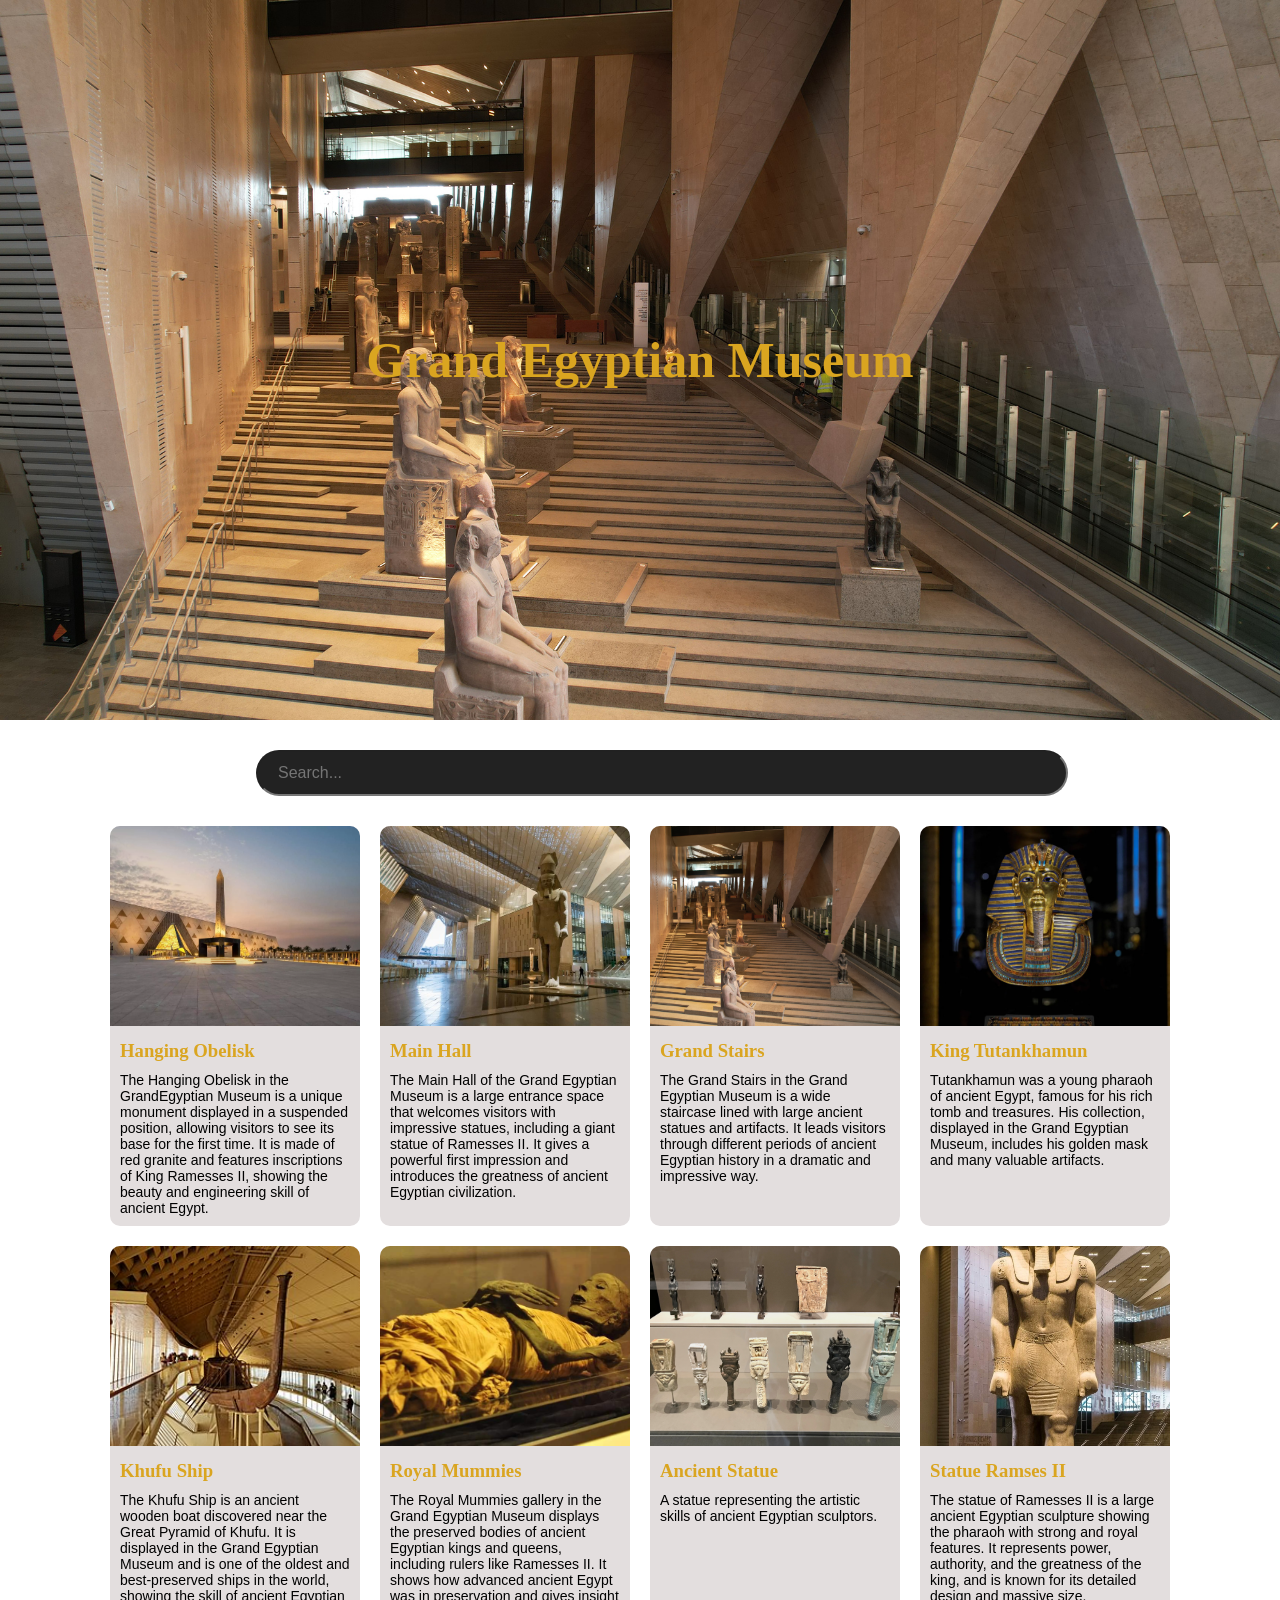
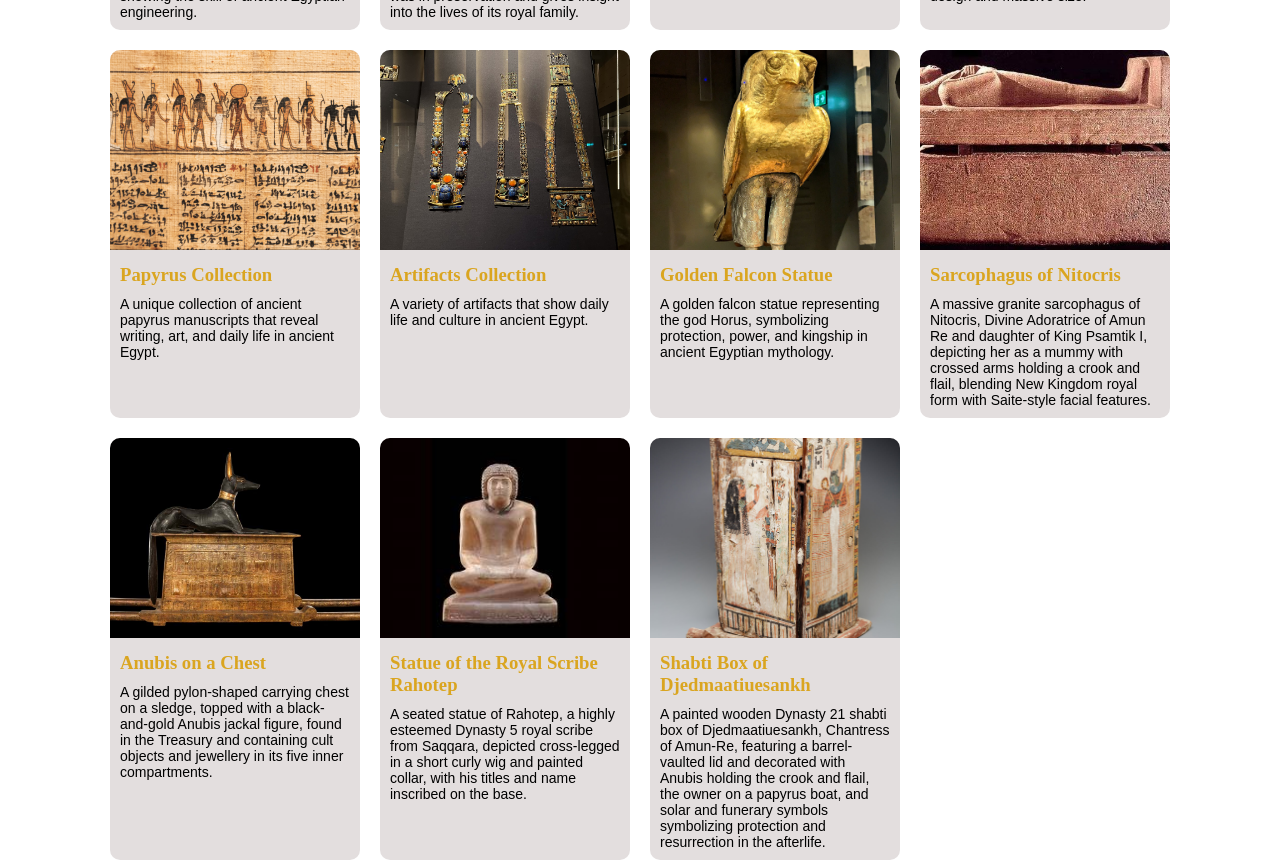
<file: index.html>
<!DOCTYPE html>
<html lang="en">
<head>
<meta charset="UTF-8">
<meta name="viewport" content="width=device-width, initial-scale=1.0">
<link rel="stylesheet" href="project.css">
<title>Grand Egyptian Museum</title>

</head>

<body>
    


<section class="head">
    <h1>Grand Egyptian Museum</h1>
</section>


<div class="search-box">
    <input type="text" id="searchInput" placeholder="Search..." >
</div>


<section class="gallery">

    <article class="gallery-item">
        <img src="obelisk.png" alt="hanring obelisk">
        <h3>Hanging Obelisk</h3>
        <p>The Hanging Obelisk in the GrandEgyptian Museum is a unique monument displayed in a suspended position, 
            allowing visitors to see its base for the first time. It is made of red granite and features inscriptions of King Ramesses II, 
            showing the beauty and engineering skill of ancient Egypt.</p>
    </article>

    <article class="gallery-item">
        <img src="mainhall.png" alt="nain hall">
        <h3>Main Hall</h3>
        <p>The Main Hall of the Grand Egyptian Museum is a large entrance space that welcomes visitors with impressive statues,
             including a giant statue of Ramesses II. It gives a powerful first impression and introduces
              the greatness of ancient Egyptian civilization.</p>
    </article>
     <article class="gallery-item">
            <img src="grandstairs.png" alt="grand stairs">
            <h3>Grand Stairs</h3>
            <p>The Grand Stairs in the Grand Egyptian Museum is a wide staircase lined with large ancient statues and artifacts.
                 It leads visitors through different periods of ancient Egyptian history in a dramatic and impressive way.</p>
        </article>
        <article class="gallery-item">
            <img src="tut.png" alt="King Tutankhamun">
            <h3>King Tutankhamun</h3>
            <p>Tutankhamun was a young pharaoh of ancient Egypt, famous for his rich tomb and treasures.
                His collection, displayed in the Grand Egyptian Museum, includes his golden mask and many valuable artifacts.</p>
        </article>

    <article class="gallery-item">
            <img src="Khufu_ship.png" alt="khufu ship">
            <h3>Khufu Ship</h3>
            <p>The Khufu Ship is an ancient wooden boat discovered near the Great Pyramid of Khufu. 
                It is displayed in the Grand Egyptian Museum and is one of the oldest and best-preserved ships in the world, 
                showing the skill of ancient Egyptian engineering.</p>
        </article>


    <article class="gallery-item">
            <img src="mummies.png" alt="Royal Mummies">
            <h3>Royal Mummies</h3>
            <p>The Royal Mummies gallery in the Grand Egyptian Museum displays the preserved bodies of ancient Egyptian kings and queens,
                 including rulers like Ramesses II. It shows how advanced ancient Egypt was in preservation and gives insight into the lives 
                 of its royal family.</p>
        </article>

        <article class="gallery-item">
            <img src="statue.png" alt="Ancient Statue">
            <h3>Ancient Statue</h3>
            <p>A statue representing the artistic skills of ancient Egyptian sculptors.</p>
        </article>
        <article class="gallery-item">
    <img src="ramses.png" alt="statue ramses">
    
    <h3>Statue Ramses II</h3>
    
    <p>
       The statue of Ramesses II is a large ancient Egyptian sculpture showing the pharaoh with strong and royal features.
        It represents power, authority, and the greatness of the king, and is known for its detailed design and massive size.
    </p>
</article>

        <article class="gallery-item">
            <img src="papyrus.png" alt="papyrus Collection">
            <h3>Papyrus Collection</h3>
            <p>A unique collection of ancient papyrus manuscripts that reveal writing, art, and daily life in ancient Egypt.</p>
        </article>

        <article class="gallery-item">
            <img src="art.png" alt="Artifacts Collection">
            <h3>Artifacts Collection</h3>
            <p>A variety of artifacts that show daily life and culture in ancient Egypt.</p>
        </article>
        
        <article class="gallery-item">
    <img src="golden.png" alt="Golden Falcon Statue" >
    
    <h3>Golden Falcon Statue</h3>
    
    <p>
        A golden falcon statue representing the god Horus, symbolizing protection, power, 
        and kingship in ancient Egyptian mythology.
    </p>
</article>
<article class="gallery-item">
        <img src="sarcophagus.png" alt="Sarcophagus of Nitocris"  loading="lazy">
        <h3>Sarcophagus of Nitocris</h3>
        <p>A massive granite sarcophagus of Nitocris, Divine Adoratrice of Amun Re and daughter of King Psamtik I, depicting her as a mummy with crossed arms holding a crook and flail, blending New Kingdom royal form with Saite-style facial features.</p>
    </article>


    <article class="gallery-item">
        <img src="anubis.png" alt="aunbis on a a chest" loading="lazy">
        <h3>Anubis on a Chest</h3>
        <p>A gilded pylon-shaped carrying chest on a sledge, topped with a black-and-gold Anubis jackal figure, found in the Treasury and containing cult objects and jewellery in its five inner compartments.</p>
    </article>


    <article class="gallery-item">
        <img src="scribe.png" alt="statue of the royal scribe rahotep" loading="lazy">
        <h3>Statue of the Royal Scribe Rahotep</h3>
        <p>A seated statue of Rahotep, a highly esteemed Dynasty 5 royal scribe from Saqqara, depicted cross-legged in a short curly wig and painted collar, with his titles and name inscribed on the base.</p>
    </article>

    
    <article class="gallery-item">
        <img src="box.png" alt="shabti box of djedaatiuesankh">
        <h3>Shabti Box of Djedmaatiuesankh</h3>
        <p>A painted wooden Dynasty 21 shabti box of Djedmaatiuesankh, Chantress of Amun-Re, featuring a barrel-vaulted lid and decorated with Anubis holding the crook and flail, the owner on a papyrus boat, and solar and funerary symbols symbolizing protection and resurrection in the afterlife.</p>
    </article>

</section>

 <div id="modal" class="modal">
    <span class="close" onclick="closeModal()">&times;</span>
   <img id="modalImg">
   <p id="modalText"></p>
 </div>

<script>
const input = document.getElementById("searchInput");
const items = document.querySelectorAll(".gallery-item");
const modal = document.getElementById("modal");
const modalImg = document.getElementById("modalImg");
const modalText = document.getElementById("modalText");

input.addEventListener("keyup", () => {
    const value = input.value.toLowerCase().trim();

    items.forEach(item => {
        const title = item.querySelector("h3").innerText.toLowerCase();
        const desc = item.querySelector("p").innerText.toLowerCase();

        if (title.includes(value) || desc.includes(value)) {
            item.style.display = "block";
        } else {
            item.style.display = "none";
        }
    });
});

items.forEach(item => {
    item.addEventListener("click", () => {
        const img = item.querySelector("img");
        const text = item.querySelector("p").innerText;

        modal.style.display = "block";
        modalImg.src = img.src;
        modalText.innerText = text;
    });
});

window.onclick = (e) => {
    if (e.target == modal) {
        modal.style.display = "none";
    }
};

function closeModal() {
    modal.style.display = "none";
}
</script>
</body>
</html>
</file>
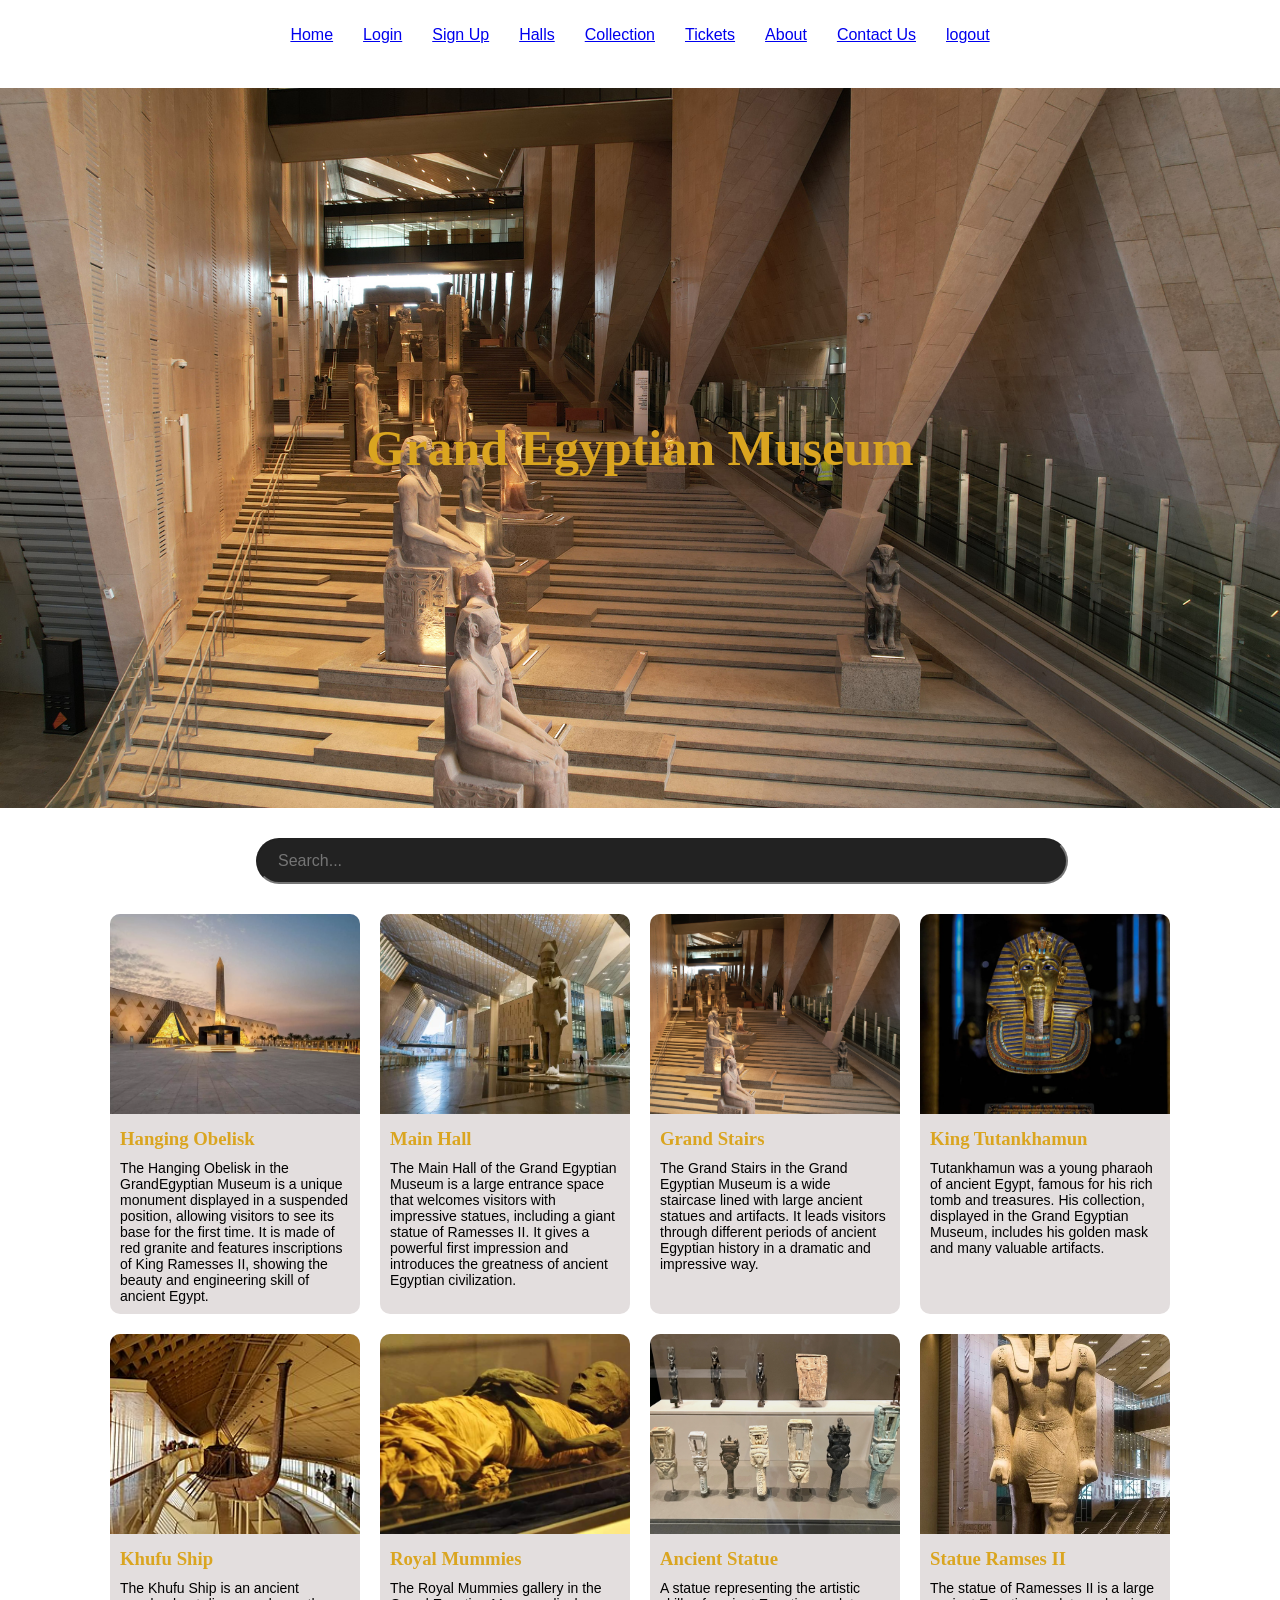
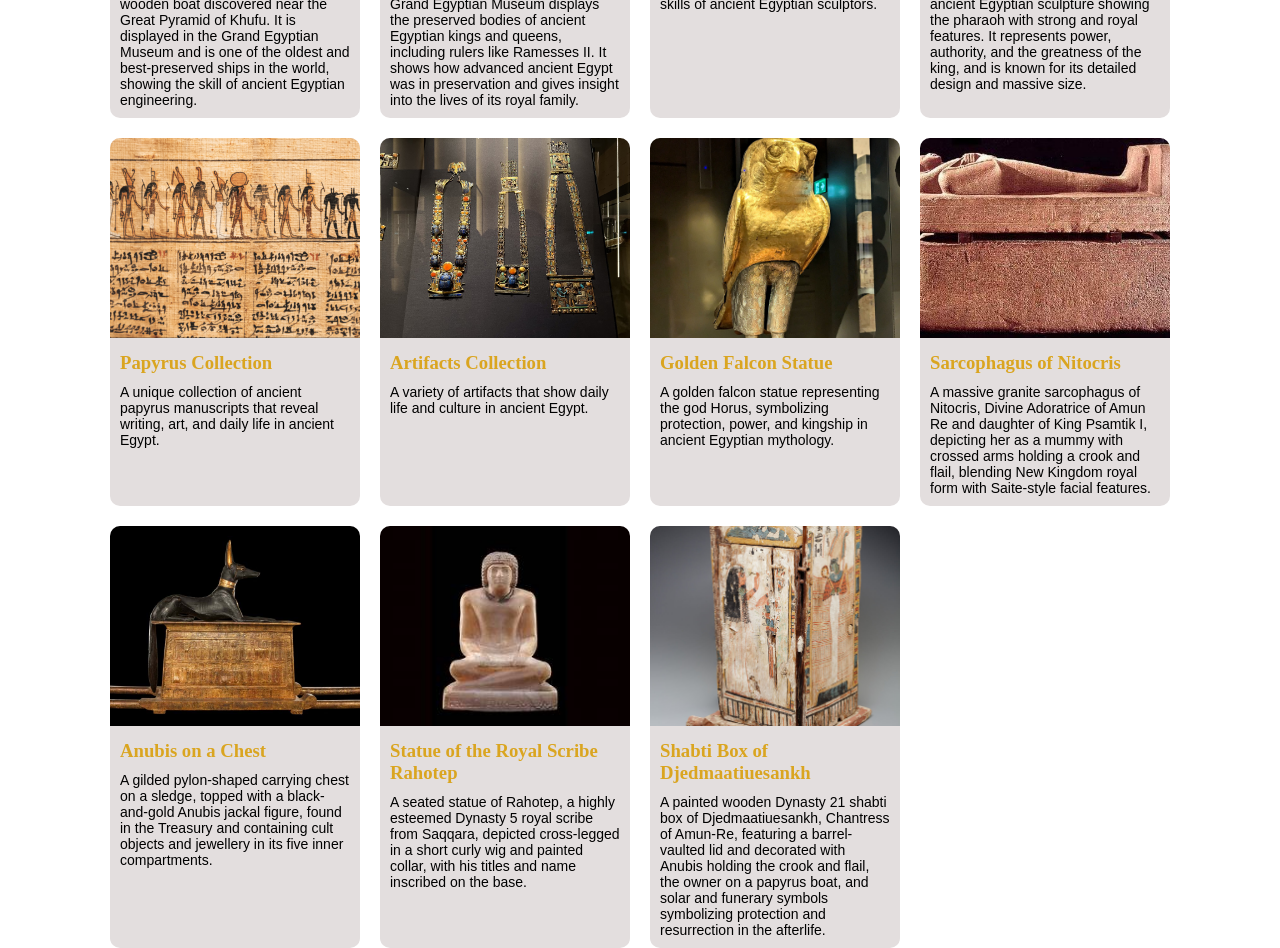
<file: gallery.html>
<!DOCTYPE html>
<html lang="en">
<head>
<meta charset="UTF-8">
<meta name="viewport" content="width=device-width, initial-scale=1.0">
<link rel="stylesheet" href="project.css">
<title>Grand Egyptian Museum</title>
<nav>
    <ul>
       <br>
    <li><a href="#"> Home </a></li>
     <li><a href="#"> Login </a></li>
     <li><a href="#"> Sign Up </a></li>
     <li><a href="#"> Halls </a></li>
     <li><a href="#"> Collection </a></li>
     <li><a href="#"> Tickets </a></li>
     <li><a href="#"> About </a></li>
     <li><a href="#"> Contact Us </a></li>
     <li><a href="#"> logout </a></li>

     <br><br> 
  </ul>
</nav>


</head>

<body>
    


<section class="head">
    <h1>Grand Egyptian Museum</h1>
</section>


<div class="search-box">
    <input type="text" id="searchInput" placeholder="Search..." >
</div>


<section class="gallery">

    <article class="gallery-item">
        <img src="obelisk.png" alt="hanring obelisk">
        <h3>Hanging Obelisk</h3>
        <p>The Hanging Obelisk in the GrandEgyptian Museum is a unique monument displayed in a suspended position, 
            allowing visitors to see its base for the first time. It is made of red granite and features inscriptions of King Ramesses II, 
            showing the beauty and engineering skill of ancient Egypt.</p>
    </article>

    <article class="gallery-item">
        <img src="mainhall.png" alt="nain hall">
        <h3>Main Hall</h3>
        <p>The Main Hall of the Grand Egyptian Museum is a large entrance space that welcomes visitors with impressive statues,
             including a giant statue of Ramesses II. It gives a powerful first impression and introduces
              the greatness of ancient Egyptian civilization.</p>
    </article>
     <article class="gallery-item">
            <img src="grandstairs.png" alt="grand stairs">
            <h3>Grand Stairs</h3>
            <p>The Grand Stairs in the Grand Egyptian Museum is a wide staircase lined with large ancient statues and artifacts.
                 It leads visitors through different periods of ancient Egyptian history in a dramatic and impressive way.</p>
        </article>
        <article class="gallery-item">
            <img src="tut.png" alt="King Tutankhamun">
            <h3>King Tutankhamun</h3>
            <p>Tutankhamun was a young pharaoh of ancient Egypt, famous for his rich tomb and treasures.
                His collection, displayed in the Grand Egyptian Museum, includes his golden mask and many valuable artifacts.</p>
        </article>

    <article class="gallery-item">
            <img src="Khufu_ship.png" alt="khufu ship">
            <h3>Khufu Ship</h3>
            <p>The Khufu Ship is an ancient wooden boat discovered near the Great Pyramid of Khufu. 
                It is displayed in the Grand Egyptian Museum and is one of the oldest and best-preserved ships in the world, 
                showing the skill of ancient Egyptian engineering.</p>
        </article>


    <article class="gallery-item">
            <img src="mummies.png" alt="Royal Mummies">
            <h3>Royal Mummies</h3>
            <p>The Royal Mummies gallery in the Grand Egyptian Museum displays the preserved bodies of ancient Egyptian kings and queens,
                 including rulers like Ramesses II. It shows how advanced ancient Egypt was in preservation and gives insight into the lives 
                 of its royal family.</p>
        </article>

        <article class="gallery-item">
            <img src="statue.png" alt="Ancient Statue">
            <h3>Ancient Statue</h3>
            <p>A statue representing the artistic skills of ancient Egyptian sculptors.</p>
        </article>
        <article class="gallery-item">
    <img src="ramses.png" alt="statue ramses">
    
    <h3>Statue Ramses II</h3>
    
    <p>
       The statue of Ramesses II is a large ancient Egyptian sculpture showing the pharaoh with strong and royal features.
        It represents power, authority, and the greatness of the king, and is known for its detailed design and massive size.
    </p>
</article>

        <article class="gallery-item">
            <img src="papyrus.png" alt="papyrus Collection">
            <h3>Papyrus Collection</h3>
            <p>A unique collection of ancient papyrus manuscripts that reveal writing, art, and daily life in ancient Egypt.</p>
        </article>

        <article class="gallery-item">
            <img src="art.png" alt="Artifacts Collection">
            <h3>Artifacts Collection</h3>
            <p>A variety of artifacts that show daily life and culture in ancient Egypt.</p>
        </article>
        
        <article class="gallery-item">
    <img src="golden.png" alt="Golden Falcon Statue" >
    
    <h3>Golden Falcon Statue</h3>
    
    <p>
        A golden falcon statue representing the god Horus, symbolizing protection, power, 
        and kingship in ancient Egyptian mythology.
    </p>
</article>
<article class="gallery-item">
        <img src="sarcophagus.png" alt="Sarcophagus of Nitocris"  loading="lazy">
        <h3>Sarcophagus of Nitocris</h3>
        <p>A massive granite sarcophagus of Nitocris, Divine Adoratrice of Amun Re and daughter of King Psamtik I, depicting her as a mummy with crossed arms holding a crook and flail, blending New Kingdom royal form with Saite-style facial features.</p>
    </article>


    <article class="gallery-item">
        <img src="anubis.png" alt="aunbis on a a chest" loading="lazy">
        <h3>Anubis on a Chest</h3>
        <p>A gilded pylon-shaped carrying chest on a sledge, topped with a black-and-gold Anubis jackal figure, found in the Treasury and containing cult objects and jewellery in its five inner compartments.</p>
    </article>


    <article class="gallery-item">
        <img src="scribe.png" alt="statue of the royal scribe rahotep" loading="lazy">
        <h3>Statue of the Royal Scribe Rahotep</h3>
        <p>A seated statue of Rahotep, a highly esteemed Dynasty 5 royal scribe from Saqqara, depicted cross-legged in a short curly wig and painted collar, with his titles and name inscribed on the base.</p>
    </article>

    
    <article class="gallery-item">
        <img src="box.png" alt="shabti box of djedaatiuesankh">
        <h3>Shabti Box of Djedmaatiuesankh</h3>
        <p>A painted wooden Dynasty 21 shabti box of Djedmaatiuesankh, Chantress of Amun-Re, featuring a barrel-vaulted lid and decorated with Anubis holding the crook and flail, the owner on a papyrus boat, and solar and funerary symbols symbolizing protection and resurrection in the afterlife.</p>
    </article>

</section>

 <div id="modal" class="modal">
    <span class="close" onclick="closeModal()">&times;</span>
   <img id="modalImg">
   <p id="modalText"></p>
 </div>

<script>
const input = document.getElementById("searchInput");
const items = document.querySelectorAll(".gallery-item");
const modal = document.getElementById("modal");
const modalImg = document.getElementById("modalImg");
const modalText = document.getElementById("modalText");

input.addEventListener("keyup", () => {
    const value = input.value.toLowerCase().trim();

    items.forEach(item => {
        const title = item.querySelector("h3").innerText.toLowerCase();
        const desc = item.querySelector("p").innerText.toLowerCase();

        if (title.includes(value) || desc.includes(value)) {
            item.style.display = "block";
        } else {
            item.style.display = "none";
        }
    });
});

items.forEach(item => {
    item.addEventListener("click", () => {
        const img = item.querySelector("img");
        const text = item.querySelector("p").innerText;

        modal.style.display = "block";
        modalImg.src = img.src;
        modalText.innerText = text;
    });
});

window.onclick = (e) => {
    if (e.target == modal) {
        modal.style.display = "none";
    }
};

function closeModal() {
    modal.style.display = "none";
}
</script>
</body>
</html>
</file>
<file: project.css>
body {
    margin: 0;
   font-family:'poppins', sans-serif ;
    background:  #ffffff;
    color: rgb(0, 0, 0);
}
nav ul {
    display: flex;
    justify-content: center;
    gap: 30px;
    list-style: none;
    padding: 10px;
}
.head {
    height: 80vh;
    background: url('grandstairs.png') center/cover no-repeat;
    display: flex;
    justify-content: center;
    align-items: center;
    color: goldenrod ;
}

.head h1 {
    font-size: 50px;
   font-family: 'playfair display', serif;
    padding: 30px;
}
.search-box {
    width: 60%;
    margin: 30px auto;
    position: relative;
}

.search-box input {
    width: 100%;
    padding: 12px 20px;
    border-radius: 30px;
    font-size: 16px;
    background: #222;
    color: white;}

.search-box input:focus {
    box-shadow: 0 0 10px goldenrod;
}
.item {
  background: #222;
  padding: 20px;
  border-radius: 10px;
  transition: 0.3s;
}

.item:hover {
  background: goldenrod;
  color: black;
}


.gallery {
    display: grid;
    grid-template-columns: repeat(auto-fit, minmax(250px,250px));
    justify-content: center;
    gap: 20px;
    padding: 3 0px;
}

.gallery-item {
    background: #e3dede;
    border-radius: 10px;
    overflow: hidden;
    transition: 0.3s;
}

.gallery-item:hover {
    transform: scale(1.05);
}

.gallery img {
    width: 100%;
    height: 200px;
    object-fit: cover;
}

.gallery h3 {
    margin: 10px;
    color:  goldenrod;
    font-family: 'playfair display', serif;
}

.gallery p {
    margin: 10px;
    font-size: 14px;
    color: #000000; }
    .modal {
    display: none;
    position: fixed;
    top: 0;
    left: 0;
    width: 100%;
    height: 100%;
    background: rgba(0,0,0,0.8);
    text-align: center;
    padding-top: 50px;
}

.modal img {
    max-width: 80%;
    max-height: 70%;
}

.modal p {
    color: white;
    margin-top: 10px;
}

.close {
    position: absolute;
    top: 20px;
    right: 30px;
    font-size: 30px;
    color: white;
    cursor: pointer;
}
#modalText {
    font-size: 18px;
    transition: font-size 0.3s ease;
}
</file>
